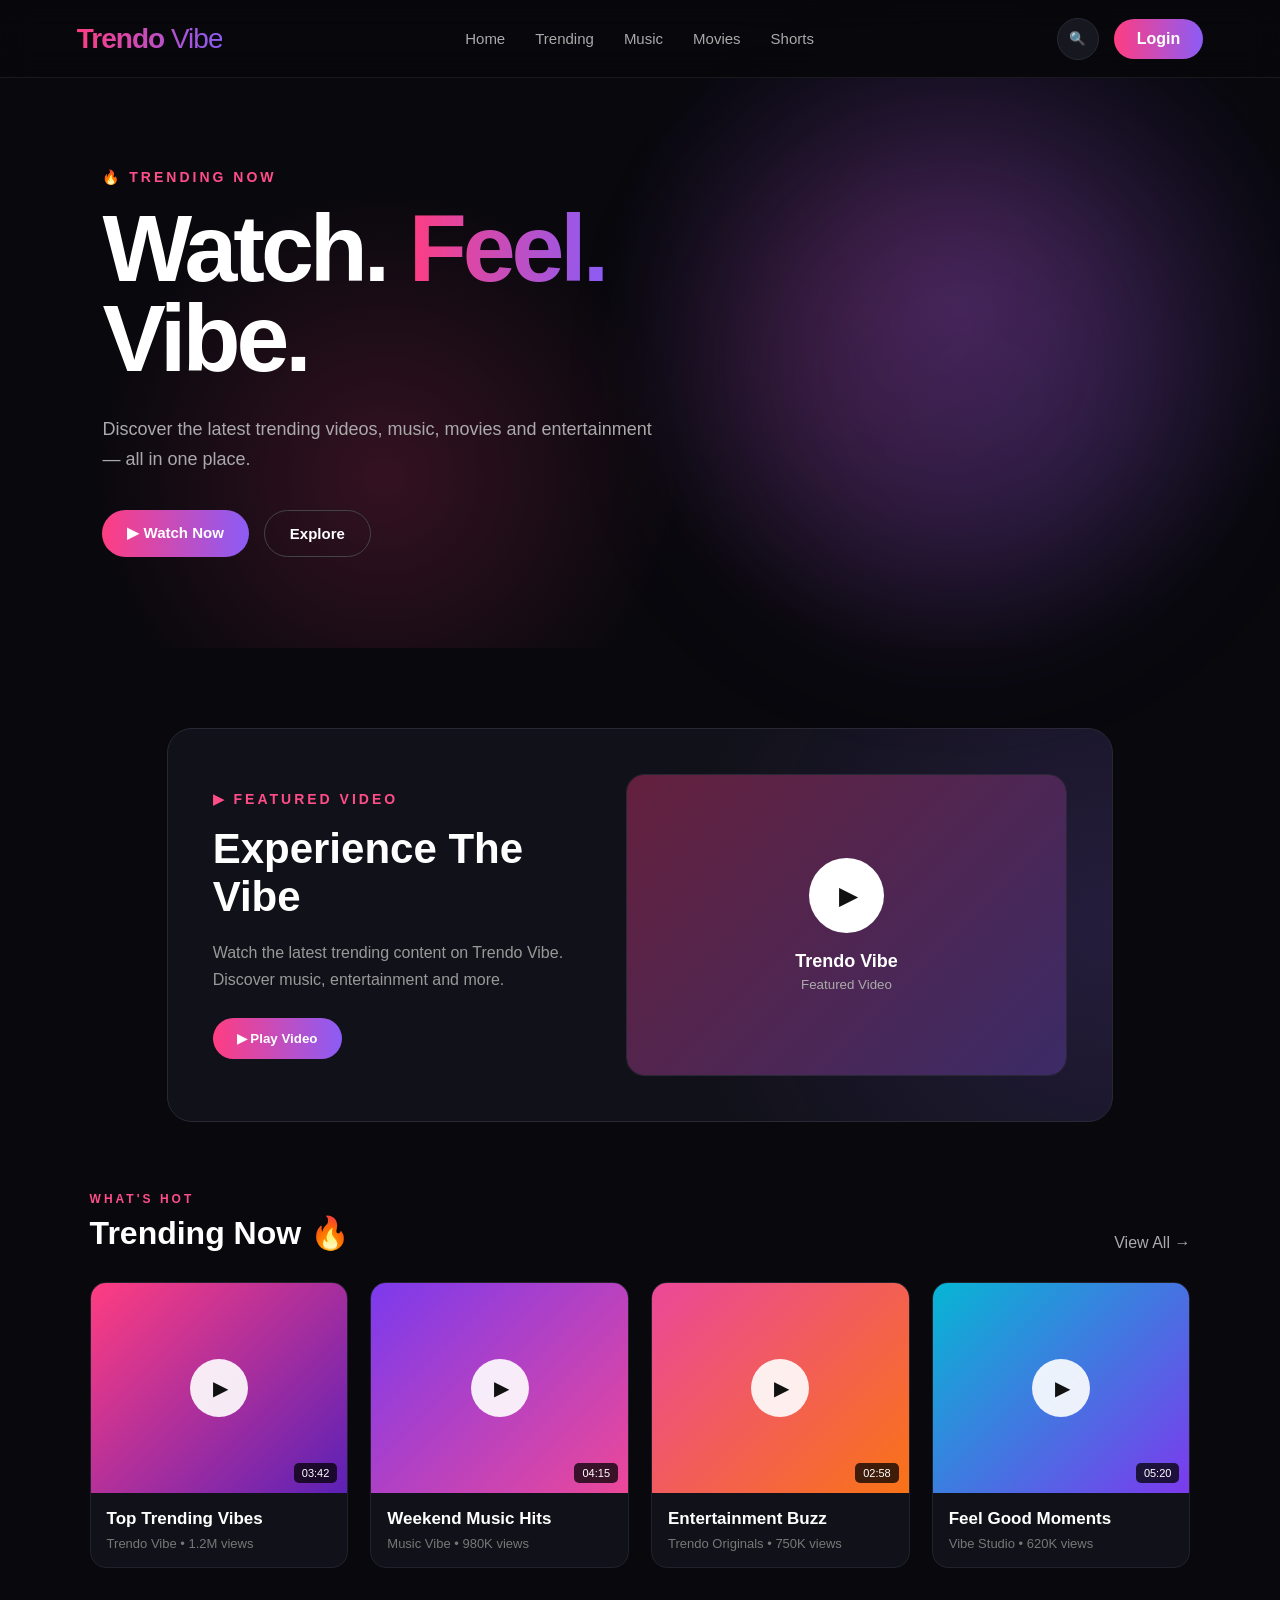
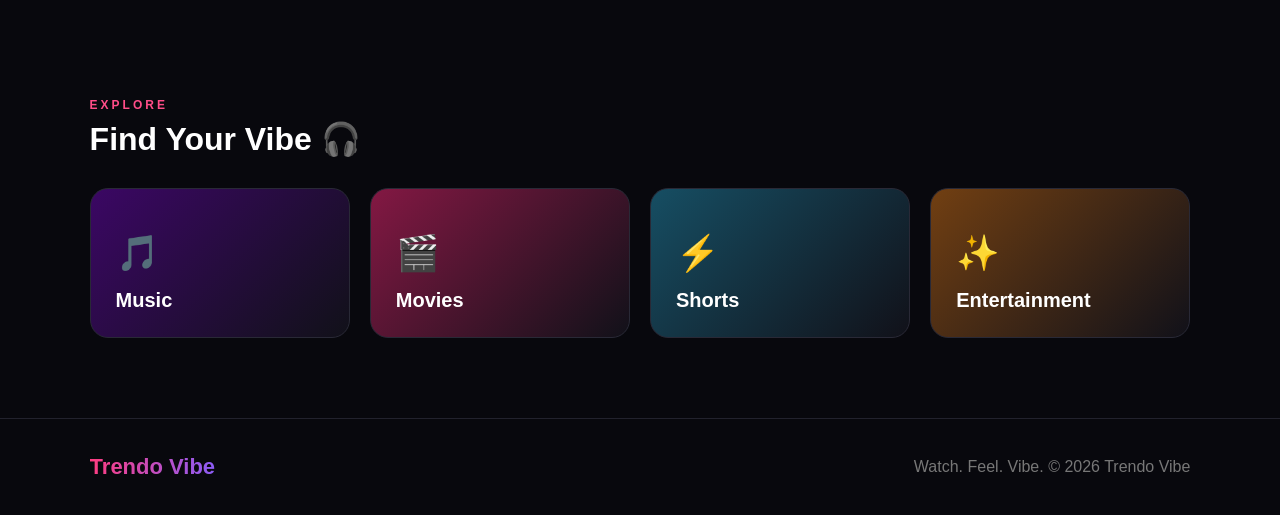
<file: trendo vibe/index.html>
<!DOCTYPE html>
<html lang="en">

<head>
    <meta charset="UTF-8">
    <meta name="viewport" content="width=device-width, initial-scale=1.0">

    <title>Trendo Vibe</title>

    <link rel="stylesheet" href="style.css">
</head>

<body>

    <!-- Navigation Bar -->
    <header class="navbar">
<div class="search-box" id="searchBox">

    <input
        type="text"
        id="searchInput"
        placeholder="Search Trending, Music, Movies..."
    >

    <button id="searchSubmit">Search</button>

</div>
        <div class="logo">
            Trendo <span>Vibe</span>
        </div>

        <nav>
            <a href="index.html">Home</a>
            <a href="trending.html">Trending</a>
            <a href="music.html">Music</a>
            <a href="movies.html">Movies</a>
            <a href="shorts.html">Shorts</a>
        </nav>

        <div class="nav-right">
           <button class="search-btn" id="searchBtn">🔍</button> 
           <a href="login.html" class="login-btn">Login</a>
            <div class="profile-circle" id="profileCircle"></div>
        </div>

    </header>


    <!-- Hero Section -->
    <section class="hero">

        <div class="hero-content">

            <p class="small-title">🔥 TRENDING NOW</p>

            <h1>
                Watch.
                <span>Feel.</span>
                Vibe.
            </h1>

            <p class="hero-text">
                Discover the latest trending videos, music,
                movies and entertainment — all in one place.
            </p>

            <div class="hero-buttons">
                <button class="watch-btn">
                    ▶ Watch Now
                </button>

                <button class="explore-btn">
                    Explore
                </button>
            </div>

        </div>

    </section>


    <!-- Trending Section -->
    <section class="trending">
<!-- Featured Video -->

<section class="featured-video">

    <div class="featured-content">

        <p class="small-title">▶ FEATURED VIDEO</p>

        <h2>Experience The Vibe</h2>

        <p>
            Watch the latest trending content on Trendo Vibe.
            Discover music, entertainment and more.
        </p>

        <button class="watch-featured" id="featuredButton">
            ▶ Play Video
        </button>

    </div>

    <div class="video-player">

        <div class="player-screen">

            <div class="big-play" id="bigPlay">
                ▶
            </div>

            <div class="player-text">
                <span>Trendo Vibe</span>
                <small>Featured Video</small>
            </div>

        </div>

    </div>

</section>
        <div class="section-title">

            <div>
                <p>WHAT'S HOT</p>
                <h2>Trending Now 🔥</h2>
            </div>

            <a href="#">View All →</a>

        </div>


        <div class="video-grid">

            <!-- Video Card 1 -->
            <div class="video-card">

                <div class="thumbnail thumbnail-one">
                    <span class="play">▶</span>
                    <span class="duration">03:42</span>
                </div>

                <div class="video-info">
                    <h3>Top Trending Vibes</h3>
                    <p>Trendo Vibe • 1.2M views</p>
                </div>

            </div>


            <!-- Video Card 2 -->
            <div class="video-card">

                <div class="thumbnail thumbnail-two">
                    <span class="play">▶</span>
                    <span class="duration">04:15</span>
                </div>

                <div class="video-info">
                    <h3>Weekend Music Hits</h3>
                    <p>Music Vibe • 980K views</p>
                </div>

            </div>


            <!-- Video Card 3 -->
            <div class="video-card">

                <div class="thumbnail thumbnail-three">
                    <span class="play">▶</span>
                    <span class="duration">02:58</span>
                </div>

                <div class="video-info">
                    <h3>Entertainment Buzz</h3>
                    <p>Trendo Originals • 750K views</p>
                </div>

            </div>


            <!-- Video Card 4 -->
            <div class="video-card">

                <div class="thumbnail thumbnail-four">
                    <span class="play">▶</span>
                    <span class="duration">05:20</span>
                </div>

                <div class="video-info">
                    <h3>Feel Good Moments</h3>
                    <p>Vibe Studio • 620K views</p>
                </div>

            </div>

        </div>

    </section>


    <!-- Categories -->
    <section class="categories">

        <p class="category-title">EXPLORE</p>

        <h2>Find Your Vibe 🎧</h2>

        <div class="category-container">

            <div class="category music">
                <span>🎵</span>
                <h3>Music</h3>
            </div>

            <div class="category movies">
                <span>🎬</span>
                <h3>Movies</h3>
            </div>

            <div class="category shorts">
                <span>⚡</span>
                <h3>Shorts</h3>
            </div>

            <div class="category entertainment">
                <span>✨</span>
                <h3>Entertainment</h3>
            </div>

        </div>

    </section>


    <!-- Footer -->
    <footer>

        <div class="footer-logo">
            Trendo <span>Vibe</span>
        </div>

        <p>
            Watch. Feel. Vibe. © 2026 Trendo Vibe
        </p>

    </footer>


    <script src="script.js"></script>

</body>

</html>
</file>
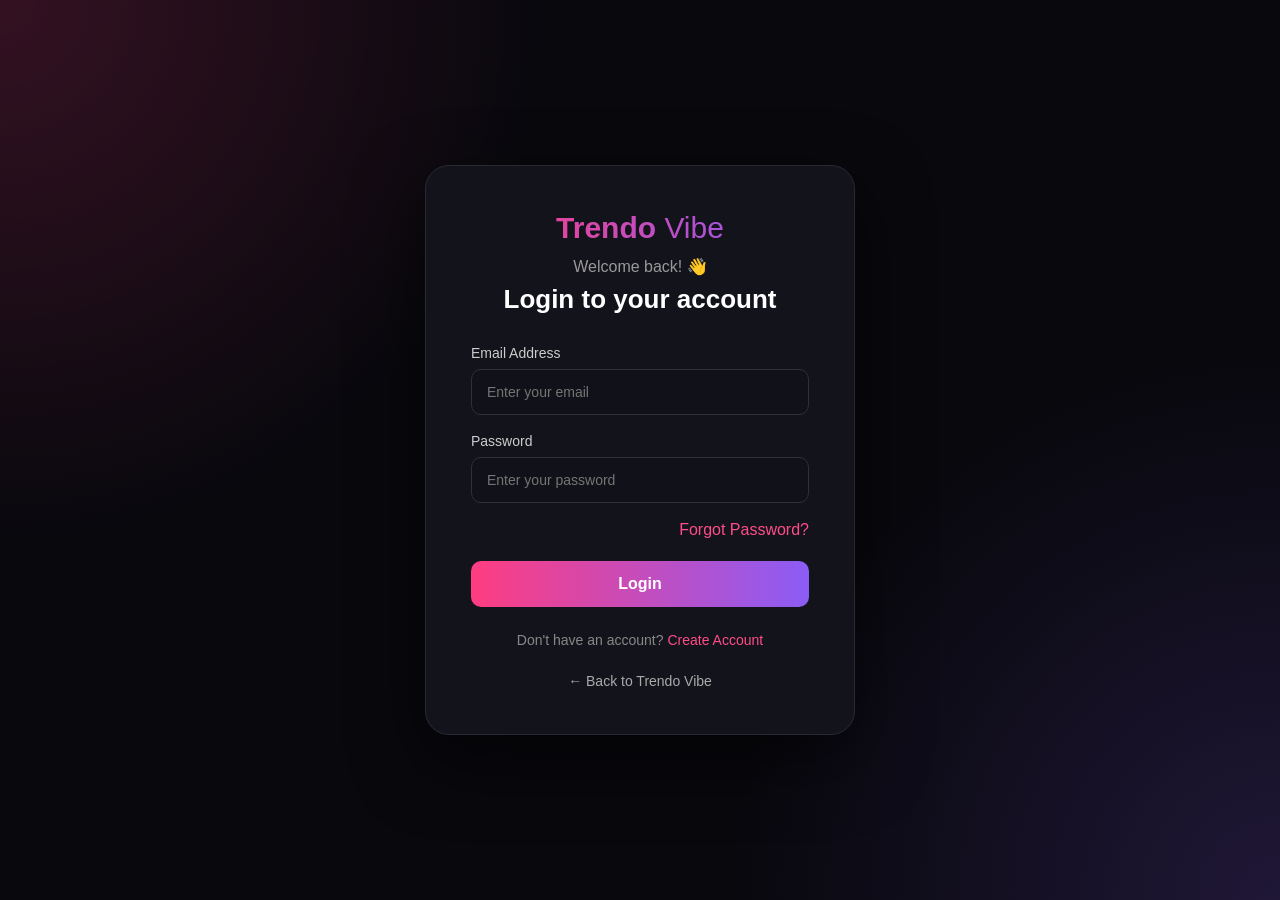
<file: trendo vibe/login.html>
<!DOCTYPE html>
<html lang="en">

<head>
    <meta charset="UTF-8">
    <meta name="viewport" content="width=device-width, initial-scale=1.0">

    <title>Login | Trendo Vibe</title>

    <link rel="stylesheet" href="style.css">
</head>

<body class="auth-page">

    <div class="auth-container">

        <div class="auth-logo">
            Trendo <span>Vibe</span>
        </div>

        <p class="auth-subtitle">
            Welcome back! 👋
        </p>

        <h1>Login to your account</h1>

        <form>

            <label>Email Address</label>

            <input
                type="email"
                placeholder="Enter your email"
                required
            >

            <label>Password</label>

            <input
                type="password"
                placeholder="Enter your password"
                required
            >

            <div class="forgot">
                <a href="#">Forgot Password?</a>
            </div>

            <button type="submit" class="auth-btn">
                Login
            </button>

        </form>

        <p class="switch-text">
            Don't have an account?
            <a href="register.html">Create Account</a>
        </p>

        <a href="index.html" class="back-home">
            ← Back to Trendo Vibe
        </a>

    </div>

</body>

</html>
</file>
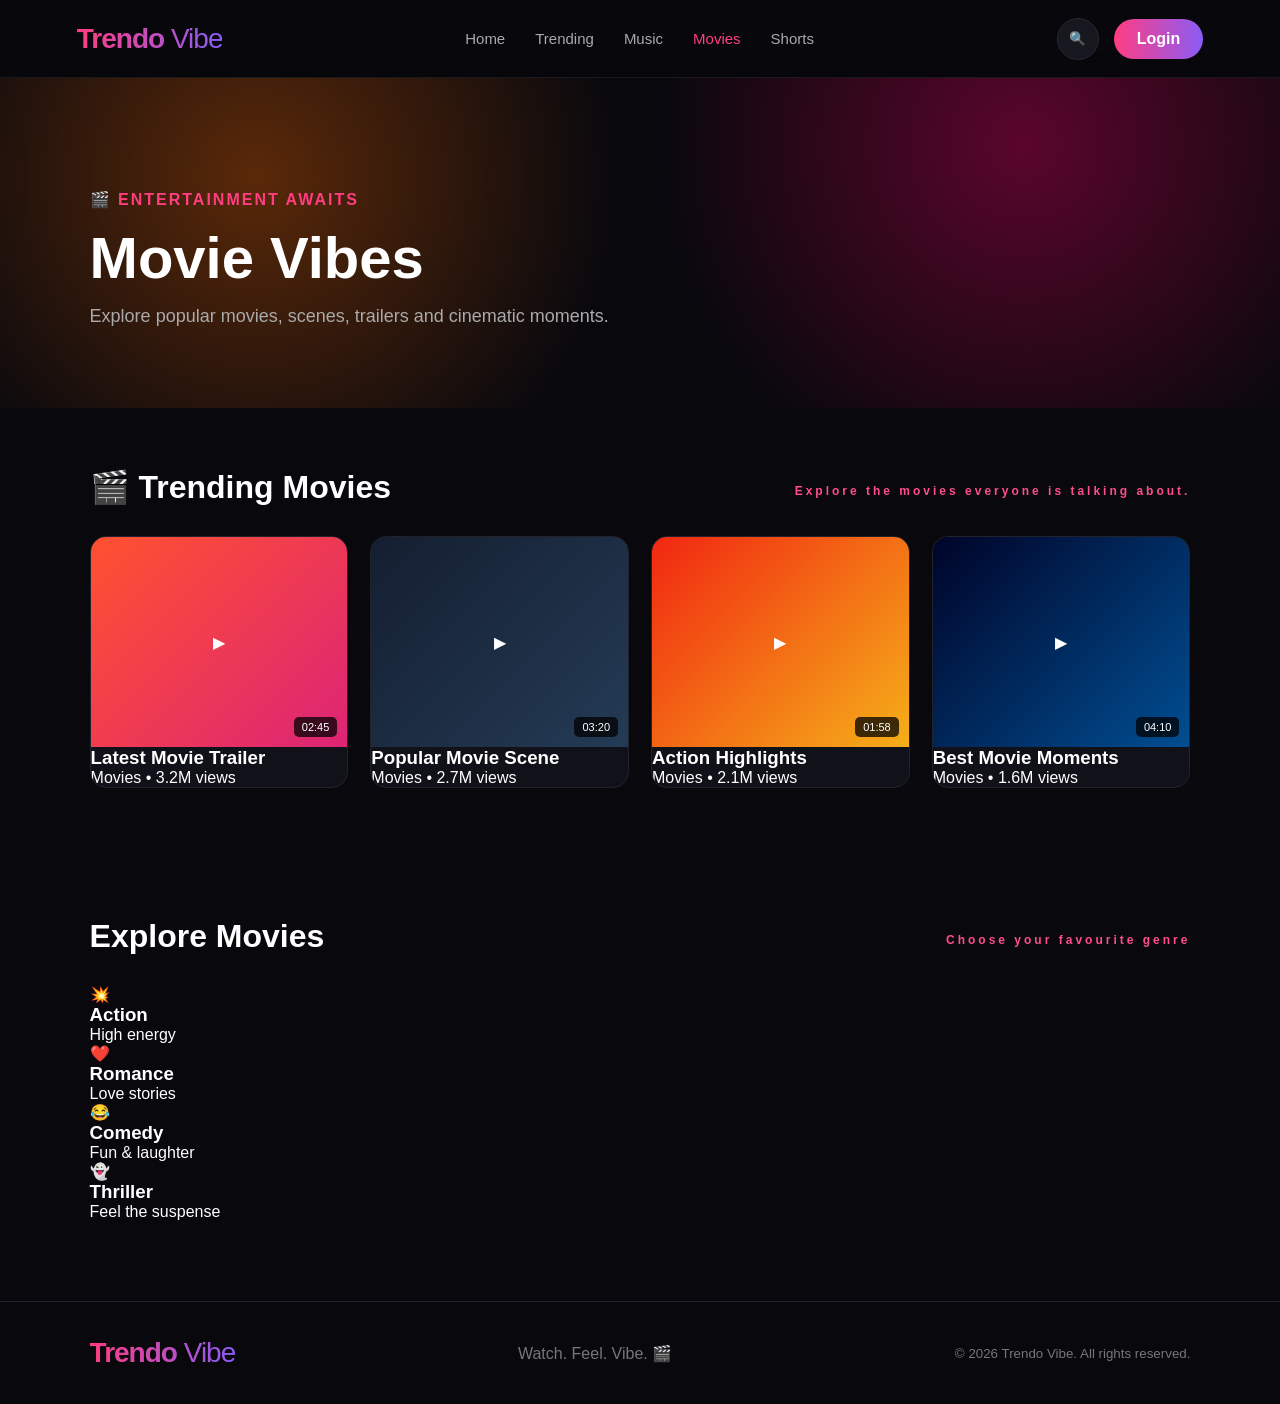
<file: trendo vibe/movies.html>
<!DOCTYPE html>
<html lang="en">

<head>
    <meta charset="UTF-8">
    <meta name="viewport" content="width=device-width, initial-scale=1.0">

    <title>Movies - Trendo Vibe</title>

    <link rel="stylesheet" href="style.css">
</head>

<body>

    <!-- Navbar -->

    <header class="navbar">
<div class="search-box" id="searchBox">

    <input
        type="text"
        id="searchInput"
        placeholder="Search Trending, Music, Movies..."
    >

    <button id="searchSubmit">Search</button>

</div>
        <div class="logo">
            Trendo <span>Vibe</span>
        </div>

        <nav>
            <a href="index.html">Home</a>
            <a href="trending.html">Trending</a>
            <a href="music.html">Music</a>
            <a href="movies.html" class="active">Movies</a>
            <a href="shorts.html">Shorts</a>
        </nav>

        <div class="nav-right">
            <button class="search-btn">🔍</button>
            <a href="login.html" class="login-btn">Login</a>
        </div>

    </header>


    <!-- Movies Hero -->

    <section class="category-hero movie-hero">

        <p>🎬 ENTERTAINMENT AWAITS</p>

        <h1>Movie Vibes</h1>

        <span>
            Explore popular movies, scenes, trailers and cinematic moments.
        </span>

    </section>


    <!-- Movies Section -->

    <section class="trending">

        <div class="section-title">

            <h2>🎬 Trending Movies</h2>

            <p>
                Explore the movies everyone is talking about.
            </p>

        </div>


        <div class="video-grid">

            <!-- Movie 1 -->

            <div class="video-card">

                <div class="thumbnail movie-one">

                    <span class="play-icon">▶</span>

                    <span class="duration">
                        02:45
                    </span>

                </div>

                <h3>Latest Movie Trailer</h3>

                <p>Movies • 3.2M views</p>

            </div>


            <!-- Movie 2 -->

            <div class="video-card">

                <div class="thumbnail movie-two">

                    <span class="play-icon">▶</span>

                    <span class="duration">
                        03:20
                    </span>

                </div>

                <h3>Popular Movie Scene</h3>

                <p>Movies • 2.7M views</p>

            </div>


            <!-- Movie 3 -->

            <div class="video-card">

                <div class="thumbnail movie-three">

                    <span class="play-icon">▶</span>

                    <span class="duration">
                        01:58
                    </span>

                </div>

                <h3>Action Highlights</h3>

                <p>Movies • 2.1M views</p>

            </div>


            <!-- Movie 4 -->

            <div class="video-card">

                <div class="thumbnail movie-four">

                    <span class="play-icon">▶</span>

                    <span class="duration">
                        04:10
                    </span>

                </div>

                <h3>Best Movie Moments</h3>

                <p>Movies • 1.6M views</p>

            </div>

        </div>

    </section>


    <!-- Movie Categories -->

    <section class="categories">

        <div class="section-title">

            <h2>Explore Movies</h2>

            <p>Choose your favourite genre</p>

        </div>


        <div class="category-grid">

            <div class="category-card">
                💥
                <h3>Action</h3>
                <p>High energy</p>
            </div>

            <div class="category-card">
                ❤️
                <h3>Romance</h3>
                <p>Love stories</p>
            </div>

            <div class="category-card">
                😂
                <h3>Comedy</h3>
                <p>Fun & laughter</p>
            </div>

            <div class="category-card">
                👻
                <h3>Thriller</h3>
                <p>Feel the suspense</p>
            </div>

        </div>

    </section>


    <!-- Footer -->

    <footer>

        <div class="logo">
            Trendo <span>Vibe</span>
        </div>

        <p>Watch. Feel. Vibe. 🎬</p>

        <small>
            © 2026 Trendo Vibe. All rights reserved.
        </small>

    </footer>


    <script src="script.js"></script>

</body>

</html>
</file>
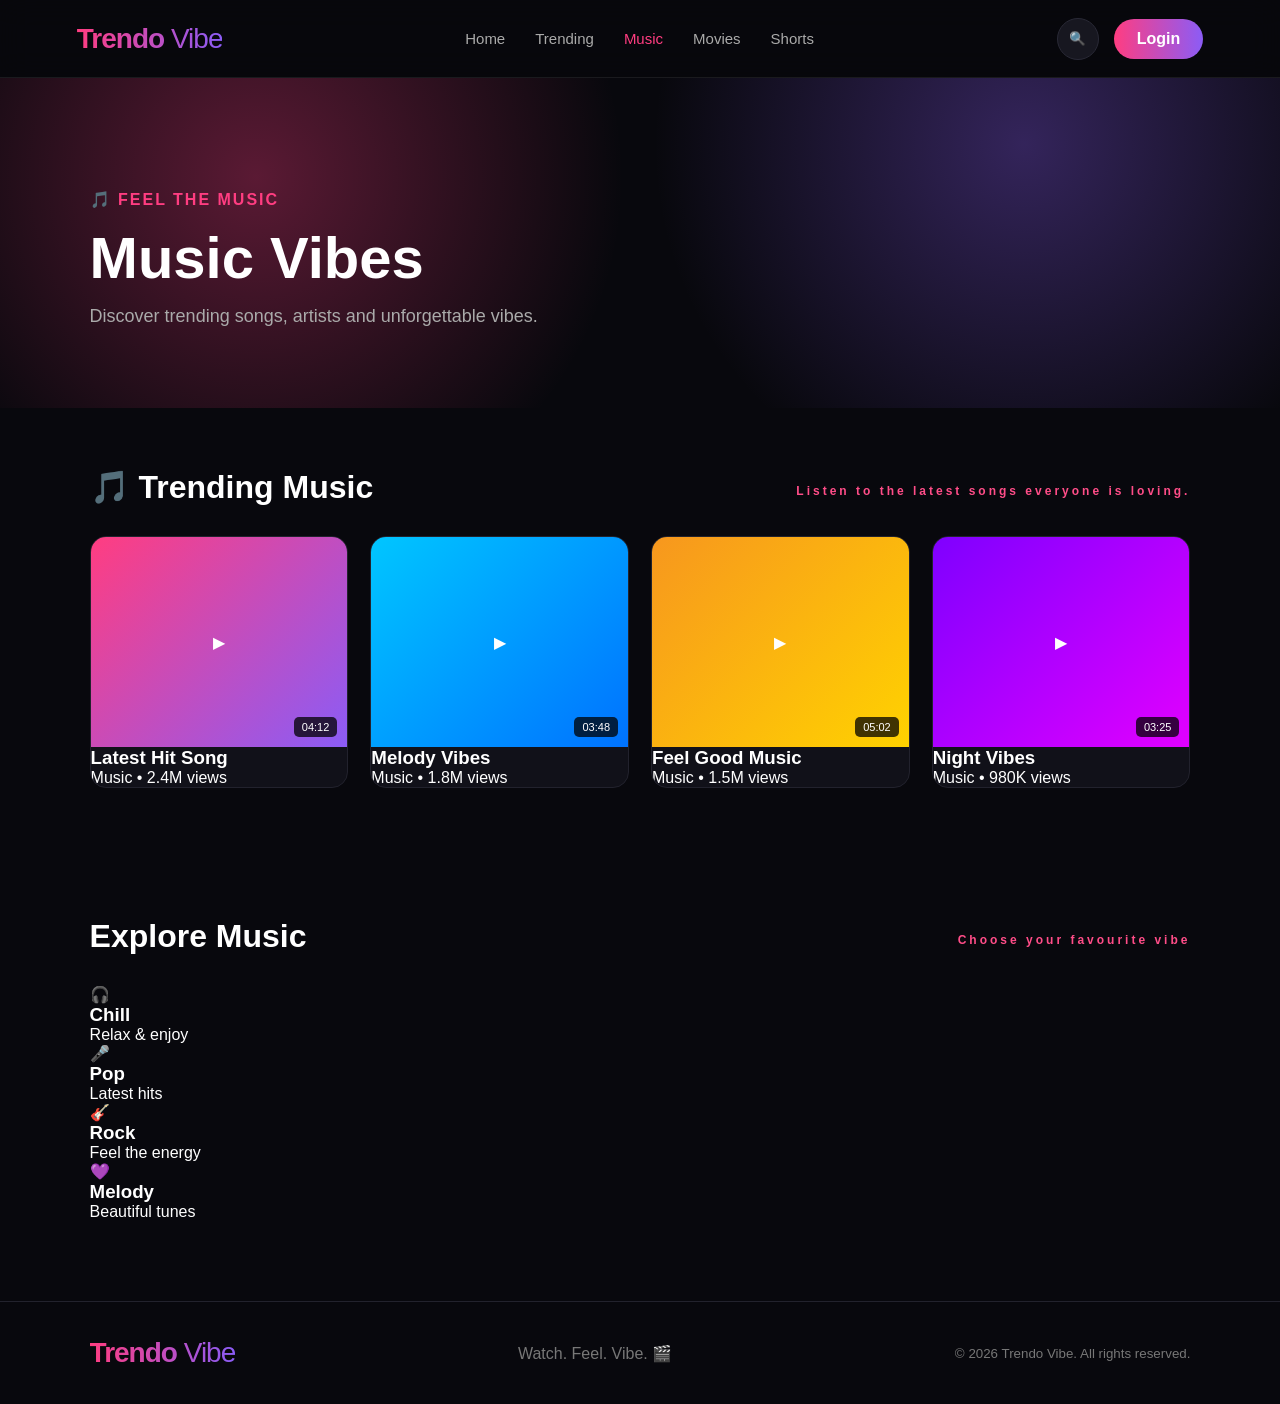
<file: trendo vibe/music.html>
<!DOCTYPE html>
<html lang="en">

<head>
    <meta charset="UTF-8">
    <meta name="viewport" content="width=device-width, initial-scale=1.0">

    <title>Music - Trendo Vibe</title>

    <link rel="stylesheet" href="style.css">
</head>

<body>

    <!-- Navbar -->

    <header class="navbar">
<div class="search-box" id="searchBox">

    <input
        type="text"
        id="searchInput"
        placeholder="Search Trending, Music, Movies..."
    >

    <button id="searchSubmit">Search</button>

</div>
        <div class="logo">
            Trendo <span>Vibe</span>
        </div>

        <nav>
            <a href="index.html">Home</a>
            <a href="trending.html">Trending</a>
            <a href="music.html" class="active">Music</a>
            <a href="movies.html">Movies</a>
            <a href="shorts.html">Shorts</a>
        </nav>

        <div class="nav-right">
            <button class="search-btn">🔍</button>
            <a href="login.html" class="login-btn">Login</a>
        </div>

    </header>


    <!-- Music Hero -->

    <section class="category-hero music-hero">

        <p>🎵 FEEL THE MUSIC</p>

        <h1>Music Vibes</h1>

        <span>
            Discover trending songs, artists and unforgettable vibes.
        </span>

    </section>


    <!-- Music Section -->

    <section class="trending">

        <div class="section-title">

            <h2>🎵 Trending Music</h2>

            <p>
                Listen to the latest songs everyone is loving.
            </p>

        </div>


        <div class="video-grid">

            <!-- Music Card 1 -->

            <div class="video-card">

                <div class="thumbnail music-one">

                    <span class="play-icon">▶</span>

                    <span class="duration">
                        04:12
                    </span>

                </div>

                <h3>Latest Hit Song</h3>

                <p>Music • 2.4M views</p>

            </div>


            <!-- Music Card 2 -->

            <div class="video-card">

                <div class="thumbnail music-two">

                    <span class="play-icon">▶</span>

                    <span class="duration">
                        03:48
                    </span>

                </div>

                <h3>Melody Vibes</h3>

                <p>Music • 1.8M views</p>

            </div>


            <!-- Music Card 3 -->

            <div class="video-card">

                <div class="thumbnail music-three">

                    <span class="play-icon">▶</span>

                    <span class="duration">
                        05:02
                    </span>

                </div>

                <h3>Feel Good Music</h3>

                <p>Music • 1.5M views</p>

            </div>


            <!-- Music Card 4 -->

            <div class="video-card">

                <div class="thumbnail music-four">

                    <span class="play-icon">▶</span>

                    <span class="duration">
                        03:25
                    </span>

                </div>

                <h3>Night Vibes</h3>

                <p>Music • 980K views</p>

            </div>

        </div>

    </section>


    <!-- Music Categories -->

    <section class="categories">

        <div class="section-title">

            <h2>Explore Music</h2>

            <p>Choose your favourite vibe</p>

        </div>


        <div class="category-grid">

            <div class="category-card">
                🎧
                <h3>Chill</h3>
                <p>Relax & enjoy</p>
            </div>

            <div class="category-card">
                🎤
                <h3>Pop</h3>
                <p>Latest hits</p>
            </div>

            <div class="category-card">
                🎸
                <h3>Rock</h3>
                <p>Feel the energy</p>
            </div>

            <div class="category-card">
                💜
                <h3>Melody</h3>
                <p>Beautiful tunes</p>
            </div>

        </div>

    </section>


    <!-- Footer -->

    <footer>

        <div class="logo">
            Trendo <span>Vibe</span>
        </div>

        <p>Watch. Feel. Vibe. 🎬</p>

        <small>
            © 2026 Trendo Vibe. All rights reserved.
        </small>

    </footer>


    <script src="script.js"></script>

</body>

</html>
</file>
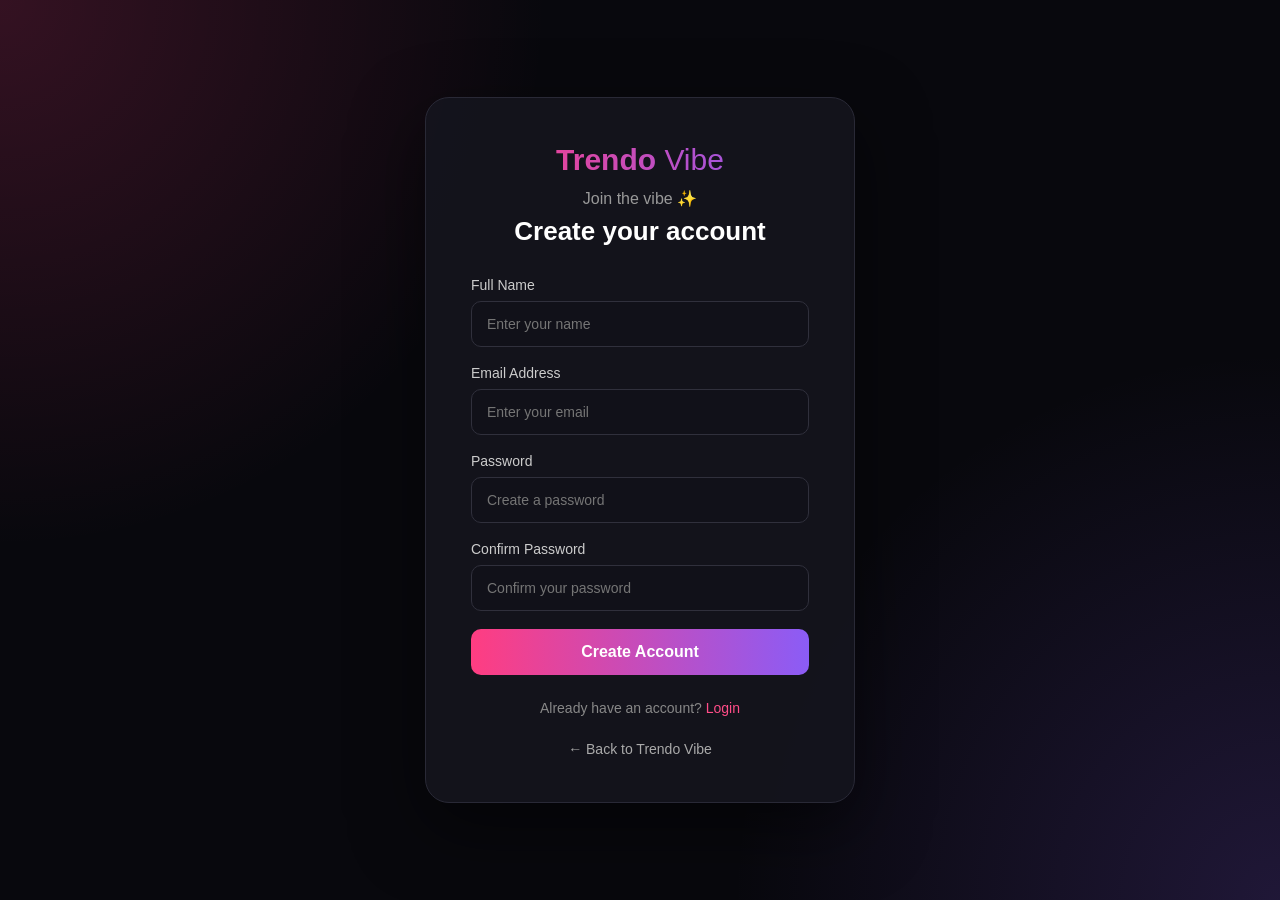
<file: trendo vibe/register.html>
<!DOCTYPE html>
<html lang="en">

<head>
    <meta charset="UTF-8">
    <meta name="viewport" content="width=device-width, initial-scale=1.0">

    <title>Create Account | Trendo Vibe</title>

    <link rel="stylesheet" href="style.css">
</head>

<body class="auth-page">

    <div class="auth-container">

        <div class="auth-logo">
            Trendo <span>Vibe</span>
        </div>

        <p class="auth-subtitle">
            Join the vibe ✨
        </p>

        <h1>Create your account</h1>

        <form id="registerForm">

            <label>Full Name</label>

            <input
                type="text"
                id="name"
                placeholder="Enter your name"
                required
            >

            <label>Email Address</label>

            <input
                type="email"
                id="email"
                placeholder="Enter your email"
                required
            >

            <label>Password</label>

            <input
                type="password"
                id="password"
                placeholder="Create a password"
                required
            >

            <label>Confirm Password</label>

            <input
                type="password"
                id="confirmPassword"
                placeholder="Confirm your password"
                required
            >

            <button type="submit" class="auth-btn">
                Create Account
            </button>

        </form>

        <p class="switch-text">
            Already have an account?
            <a href="login.html">Login</a>
        </p>

        <a href="login.html" class="back-home">
            ← Back to Trendo Vibe
        </a>

    </div>

    <script src="script.js"></script>

</body>

</html>
</file>
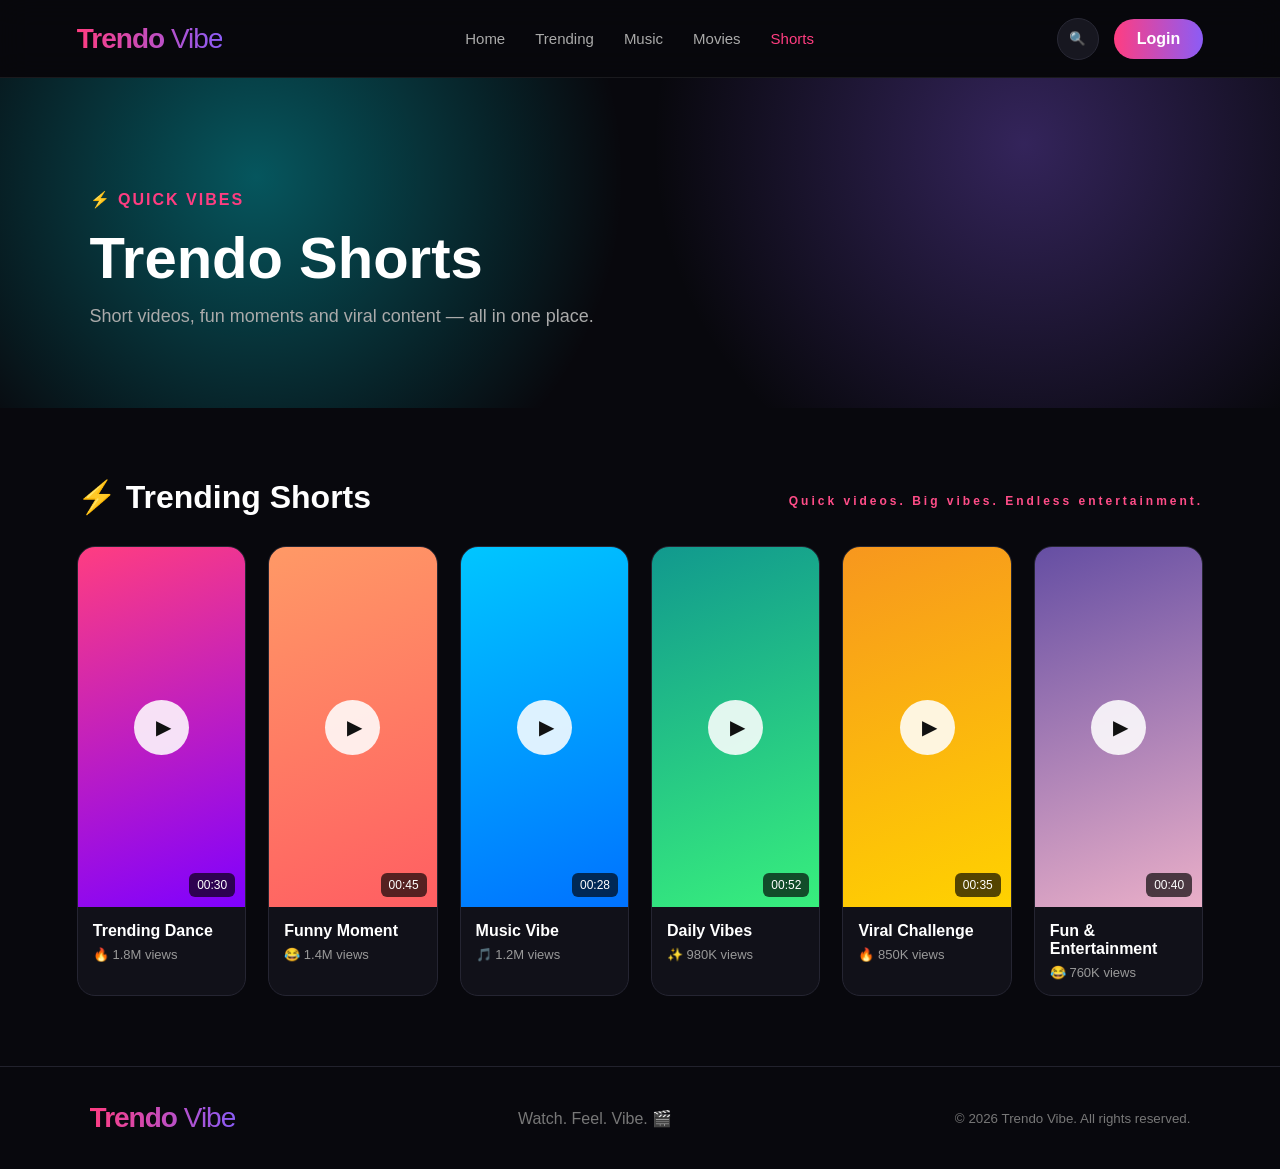
<file: trendo vibe/shorts.html>
<!DOCTYPE html>
<html lang="en">

<head>
    <meta charset="UTF-8">
    <meta name="viewport" content="width=device-width, initial-scale=1.0">

    <title>Shorts - Trendo Vibe</title>

    <link rel="stylesheet" href="style.css">
</head>

<body>

    <!-- Navbar -->

    <header class="navbar">
<div class="search-box" id="searchBox">

    <input
        type="text"
        id="searchInput"
        placeholder="Search Trending, Music, Movies..."
    >

    <button id="searchSubmit">Search</button>

</div>
        <div class="logo">
            Trendo <span>Vibe</span>
        </div>

        <nav>
            <a href="index.html">Home</a>
            <a href="trending.html">Trending</a>
            <a href="music.html">Music</a>
            <a href="movies.html">Movies</a>
            <a href="shorts.html" class="active">Shorts</a>
        </nav>

        <div class="nav-right">
            <button class="search-btn">🔍</button>
            <a href="login.html" class="login-btn">Login</a>
        </div>

    </header>


    <!-- Shorts Hero -->

    <section class="category-hero shorts-hero">

        <p>⚡ QUICK VIBES</p>

        <h1>Trendo Shorts</h1>

        <span>
            Short videos, fun moments and viral content — all in one place.
        </span>

    </section>


    <!-- Shorts -->

    <section class="shorts-section">

        <div class="section-title">

            <h2>⚡ Trending Shorts</h2>

            <p>
                Quick videos. Big vibes. Endless entertainment.
            </p>

        </div>


        <div class="shorts-grid">


            <!-- Short 1 -->

            <div class="short-card">

                <div class="short-thumbnail short-one">

                    <span class="short-play">▶</span>

                    <span class="short-time">
                        00:30
                    </span>

                </div>

                <div class="short-info">

                    <h3>Trending Dance</h3>

                    <p>🔥 1.8M views</p>

                </div>

            </div>


            <!-- Short 2 -->

            <div class="short-card">

                <div class="short-thumbnail short-two">

                    <span class="short-play">▶</span>

                    <span class="short-time">
                        00:45
                    </span>

                </div>

                <div class="short-info">

                    <h3>Funny Moment</h3>

                    <p>😂 1.4M views</p>

                </div>

            </div>


            <!-- Short 3 -->

            <div class="short-card">

                <div class="short-thumbnail short-three">

                    <span class="short-play">▶</span>

                    <span class="short-time">
                        00:28
                    </span>

                </div>

                <div class="short-info">

                    <h3>Music Vibe</h3>

                    <p>🎵 1.2M views</p>

                </div>

            </div>


            <!-- Short 4 -->

            <div class="short-card">

                <div class="short-thumbnail short-four">

                    <span class="short-play">▶</span>

                    <span class="short-time">
                        00:52
                    </span>

                </div>

                <div class="short-info">

                    <h3>Daily Vibes</h3>

                    <p>✨ 980K views</p>

                </div>

            </div>


            <!-- Short 5 -->

            <div class="short-card">

                <div class="short-thumbnail short-five">

                    <span class="short-play">▶</span>

                    <span class="short-time">
                        00:35
                    </span>

                </div>

                <div class="short-info">

                    <h3>Viral Challenge</h3>

                    <p>🔥 850K views</p>

                </div>

            </div>


            <!-- Short 6 -->

            <div class="short-card">

                <div class="short-thumbnail short-six">

                    <span class="short-play">▶</span>

                    <span class="short-time">
                        00:40
                    </span>

                </div>

                <div class="short-info">

                    <h3>Fun & Entertainment</h3>

                    <p>😂 760K views</p>

                </div>

            </div>

        </div>

    </section>


    <!-- Footer -->

    <footer>

        <div class="logo">
            Trendo <span>Vibe</span>
        </div>

        <p>Watch. Feel. Vibe. 🎬</p>

        <small>
            © 2026 Trendo Vibe. All rights reserved.
        </small>

    </footer>


    <script src="script.js"></script>

</body>

</html>
</file>
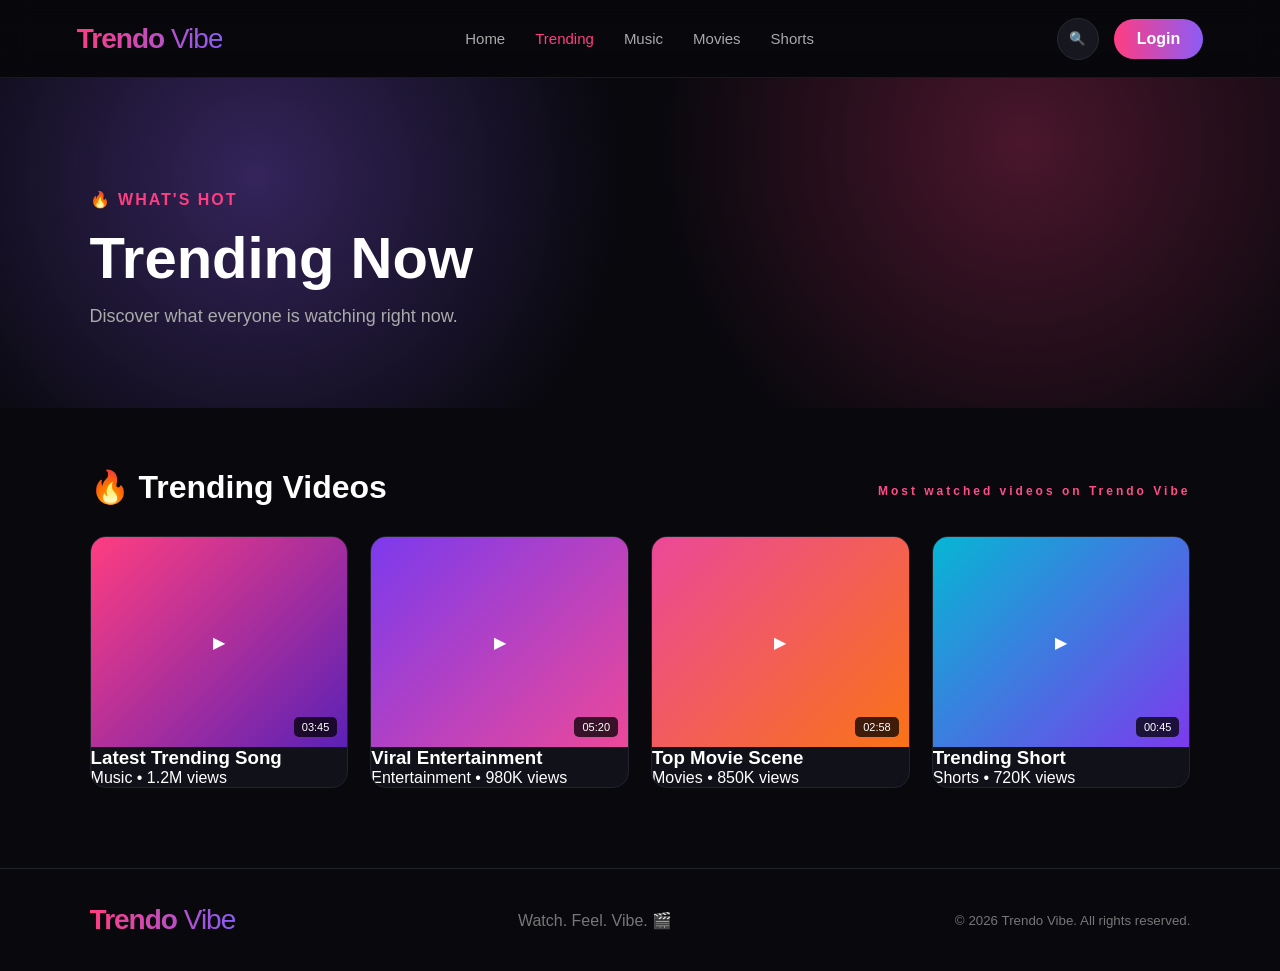
<file: trendo vibe/trending.html>
<!DOCTYPE html>
<html lang="en">
<head>
    <meta charset="UTF-8">
    <meta name="viewport" content="width=device-width, initial-scale=1.0">

    <title>Trending - Trendo Vibe</title>

    <link rel="stylesheet" href="style.css">
</head>

<body>

    <!-- Navbar -->
    <header class="navbar">
<div class="search-box" id="searchBox">

    <input
        type="text"
        id="searchInput"
        placeholder="Search Trending, Music, Movies..."
    >

    <button id="searchSubmit">Search</button>

</div>
        <div class="logo">
            Trendo <span>Vibe</span>
        </div>

        <nav>
            <a href="index.html">Home</a>
            <a href="trending.html" class="active">Trending</a>
            <a href="music.html">Music</a>
            <a href="movies.html">Movies</a>
            <a href="shorts.html">Shorts</a>
        </nav>

        <div class="nav-right">
            <button class="search-btn">🔍</button>
            <a href="login.html" class="login-btn">Login</a>
        </div>

    </header>


    <!-- Trending Hero -->

    <section class="category-hero">

        <p>🔥 WHAT'S HOT</p>

        <h1>Trending Now</h1>

        <span>
            Discover what everyone is watching right now.
        </span>

    </section>


    <!-- Trending Videos -->

    <section class="trending">

        <div class="section-title">
            <h2>🔥 Trending Videos</h2>
            <p>Most watched videos on Trendo Vibe</p>
        </div>


        <div class="video-grid">

            <div class="video-card">

                <div class="thumbnail thumbnail-one">
                    <span class="play-icon">▶</span>
                    <span class="duration">03:45</span>
                </div>

                <h3>Latest Trending Song</h3>
                <p>Music • 1.2M views</p>

            </div>


            <div class="video-card">

                <div class="thumbnail thumbnail-two">
                    <span class="play-icon">▶</span>
                    <span class="duration">05:20</span>
                </div>

                <h3>Viral Entertainment</h3>
                <p>Entertainment • 980K views</p>

            </div>


            <div class="video-card">

                <div class="thumbnail thumbnail-three">
                    <span class="play-icon">▶</span>
                    <span class="duration">02:58</span>
                </div>

                <h3>Top Movie Scene</h3>
                <p>Movies • 850K views</p>

            </div>


            <div class="video-card">

                <div class="thumbnail thumbnail-four">
                    <span class="play-icon">▶</span>
                    <span class="duration">00:45</span>
                </div>

                <h3>Trending Short</h3>
                <p>Shorts • 720K views</p>

            </div>

        </div>

    </section>


    <!-- Footer -->

    <footer>
        <div class="logo">
            Trendo <span>Vibe</span>
        </div>

        <p>Watch. Feel. Vibe. 🎬</p>

        <small>© 2026 Trendo Vibe. All rights reserved.</small>
    </footer>


    <script src="script.js"></script>

</body>
</html>
</file>
<file: trendo vibe/style.css>
* {
    margin: 0;
    padding: 0;
    box-sizing: border-box;
    font-family: "Segoe UI", Arial, sans-serif;
}

body {
    background: #08080d;
    color: white;
    overflow-x: hidden;
}

/* ================= NAVBAR ================= */

.navbar {
    height: 78px;
    padding: 0 6%;
    display: flex;
    align-items: center;
    justify-content: space-between;

    background: rgba(8, 8, 13, 0.92);
    border-bottom: 1px solid rgba(255,255,255,0.08);

    position: sticky;
    top: 0;
    z-index: 1000;

    backdrop-filter: blur(15px);
}

/* LOGO */

.logo {
    font-size: 28px;
    font-weight: 800;
    letter-spacing: -1px;

    background: linear-gradient(90deg, #ff3d81, #8b5cf6);
    -webkit-background-clip: text;
    -webkit-text-fill-color: transparent;
}

.logo span {
    font-weight: 400;
}

/* NAVIGATION */

nav {
    display: flex;
    gap: 30px;
}

nav a {
    color: #aaa;
    text-decoration: none;
    font-size: 15px;
    transition: 0.3s;
}

nav a:hover {
    color: #ff4d88;
}

/* NAV RIGHT */

.nav-right {
    display: flex;
    align-items: center;
    gap: 15px;
}

.search-btn {
    background: #171720;
    color: white;
    border: 1px solid #292936;

    width: 42px;
    height: 42px;

    border-radius: 50%;
    cursor: pointer;

    transition: 0.3s;
}

.search-btn:hover {
    background: #ff3d81;
    transform: scale(1.08);
}

.login-btn {
    display: inline-block;
    text-decoration: none;
    border: none;
    padding: 11px 23px;
    border-radius: 25px;
    color: white;
    font-weight: 600;
    cursor: pointer;
    background: linear-gradient(90deg, #ff3d81, #8b5cf6);
    transition: 0.3s;
}
.login-btn:hover {
    transform: translateY(-2px);
    box-shadow: 0 8px 25px rgba(255,61,129,0.3);
}


/* ================= HERO ================= */

.hero {
    min-height: 570px;

    display: flex;
    align-items: center;

    padding: 70px 8%;

    position: relative;

    background:
        radial-gradient(
            circle at 75% 40%,
            rgba(139,92,246,0.25),
            transparent 35%
        ),
        radial-gradient(
            circle at 30% 70%,
            rgba(255,61,129,0.18),
            transparent 30%
        ),
        #08080d;
}

.hero::after {
    content: "";

    position: absolute;

    width: 450px;
    height: 450px;

    right: 8%;
    top: 70px;

    border-radius: 50%;

    background: linear-gradient(
        135deg,
        rgba(255,61,129,0.18),
        rgba(139,92,246,0.18)
    );

    filter: blur(80px);

    z-index: 0;
}

.hero-content {
    position: relative;
    z-index: 1;

    max-width: 700px;
}

.small-title {
    color: #ff4d88;

    font-size: 14px;
    font-weight: 700;

    letter-spacing: 3px;

    margin-bottom: 18px;
}

.hero h1 {
    font-size: clamp(55px, 8vw, 95px);

    line-height: 0.95;

    font-weight: 800;

    letter-spacing: -4px;

    margin-bottom: 30px;
}

.hero h1 span {
    background: linear-gradient(
        90deg,
        #ff3d81,
        #8b5cf6
    );

    -webkit-background-clip: text;
    -webkit-text-fill-color: transparent;
}

.hero-text {
    color: #aaa;

    font-size: 18px;

    line-height: 1.7;

    max-width: 570px;

    margin-bottom: 35px;
}


/* HERO BUTTONS */

.hero-buttons {
    display: flex;
    gap: 15px;
}

.watch-btn,
.explore-btn {
    padding: 14px 25px;

    border-radius: 30px;

    font-size: 15px;
    font-weight: 600;

    cursor: pointer;

    transition: 0.3s;
}

.watch-btn {
    border: none;

    color: white;

    background: linear-gradient(
        90deg,
        #ff3d81,
        #8b5cf6
    );
}

.explore-btn {
    background: transparent;

    color: white;

    border: 1px solid #444;
}

.watch-btn:hover {
    transform: translateY(-3px);

    box-shadow:
        0 10px 30px rgba(255,61,129,0.3);
}

.explore-btn:hover {
    border-color: #ff4d88;

    color: #ff4d88;
}


/* ================= TRENDING ================= */

.trending {
    padding: 70px 7%;
}

.section-title {
    display: flex;
    align-items: end;
    justify-content: space-between;

    margin-bottom: 30px;
}

.section-title p,
.category-title {
    color: #ff4d88;

    font-size: 12px;

    font-weight: 700;

    letter-spacing: 3px;

    margin-bottom: 8px;
}

.section-title h2,
.categories h2 {
    font-size: 32px;
}

.section-title a {
    color: #aaa;

    text-decoration: none;

    transition: 0.3s;
}

.section-title a:hover {
    color: #ff4d88;
}


/* VIDEO GRID */

.video-grid {
    display: grid;

    grid-template-columns:
        repeat(4, 1fr);

    gap: 22px;
}


/* VIDEO CARD */

.video-card {
    background: #111119;

    border: 1px solid #22222d;

    border-radius: 16px;

    overflow: hidden;

    transition: 0.35s;

    cursor: pointer;
}

.video-card:hover {
    transform: translateY(-8px);

    border-color: #ff3d81;

    box-shadow:
        0 15px 35px rgba(0,0,0,0.4);
}


/* THUMBNAILS */

.thumbnail {
    height: 210px;

    display: flex;

    align-items: center;
    justify-content: center;

    position: relative;
}

.thumbnail-one {
    background:
        linear-gradient(
            135deg,
            #ff3d81,
            #5b21b6
        );
}

.thumbnail-two {
    background:
        linear-gradient(
            135deg,
            #7c3aed,
            #ec4899
        );
}

.thumbnail-three {
    background:
        linear-gradient(
            135deg,
            #ec4899,
            #f97316
        );
}

.thumbnail-four {
    background:
        linear-gradient(
            135deg,
            #06b6d4,
            #7c3aed
        );
}

.play {
    width: 58px;
    height: 58px;

    display: flex;

    align-items: center;
    justify-content: center;

    border-radius: 50%;

    background: rgba(255,255,255,0.9);

    color: #111;

    font-size: 20px;

    padding-left: 3px;

    transition: 0.3s;
}

.video-card:hover .play {
    transform: scale(1.15);
}

.duration {
    position: absolute;

    bottom: 10px;
    right: 10px;

    background: rgba(0,0,0,0.75);

    padding: 4px 8px;

    border-radius: 5px;

    font-size: 11px;
}


/* VIDEO INFO */

.video-info {
    padding: 16px;
}

.video-info h3 {
    font-size: 17px;

    margin-bottom: 7px;
}

.video-info p {
    color: #777;

    font-size: 13px;
}


/* ================= CATEGORIES ================= */

.categories {
    padding: 50px 7% 80px;
}

.category-container {
    display: grid;

    grid-template-columns:
        repeat(4, 1fr);

    gap: 20px;

    margin-top: 30px;
}

.category {
    min-height: 150px;

    padding: 25px;

    border-radius: 18px;

    display: flex;

    flex-direction: column;

    justify-content: end;

    border: 1px solid #292936;

    transition: 0.3s;
}

.category span {
    font-size: 35px;

    margin-bottom: 15px;
}

.category h3 {
    font-size: 20px;
}

.category:hover {
    transform: translateY(-6px);

    border-color: #ff3d81;
}

.music {
    background: linear-gradient(
        135deg,
        #3b0764,
        #111119
    );
}

.movies {
    background: linear-gradient(
        135deg,
        #831843,
        #111119
    );
}

.shorts {
    background: linear-gradient(
        135deg,
        #164e63,
        #111119
    );
}

.entertainment {
    background: linear-gradient(
        135deg,
        #713f12,
        #111119
    );
}


/* ================= FOOTER ================= */

footer {
    padding: 35px 7%;

    border-top: 1px solid #22222d;

    display: flex;

    align-items: center;
    justify-content: space-between;

    color: #777;
}

.footer-logo {
    font-size: 22px;

    font-weight: 700;

    background: linear-gradient(
        90deg,
        #ff3d81,
        #8b5cf6
    );

    -webkit-background-clip: text;
    -webkit-text-fill-color: transparent;
}


/* ================= MOBILE ================= */

@media (max-width: 900px) {

    nav {
        display: none;
    }

    .video-grid {
        grid-template-columns:
            repeat(2, 1fr);
    }

    .category-container {
        grid-template-columns:
            repeat(2, 1fr);
    }
}


@media (max-width: 600px) {

    .navbar {
        padding: 0 5%;
    }

    .hero {
        padding: 60px 7%;
    }

    .hero h1 {
        font-size: 55px;
        letter-spacing: -2px;
    }

    .video-grid {
        grid-template-columns: 1fr;
    }

    .category-container {
        grid-template-columns: 1fr;
    }

    .section-title {
        align-items: start;
        flex-direction: column;
        gap: 12px;
    }

    footer {
        flex-direction: column;
        gap: 15px;
        text-align: center;
    }
}

/* ================= AUTH PAGE ================= */

.auth-page {
    min-height: 100vh;

    display: flex;
    align-items: center;
    justify-content: center;

    padding: 30px;

    background:
        radial-gradient(
            circle at top left,
            rgba(255, 61, 129, 0.18),
            transparent 35%
        ),
        radial-gradient(
            circle at bottom right,
            rgba(139, 92, 246, 0.18),
            transparent 35%
        ),
        #08080d;
}

.auth-container {
    width: 100%;
    max-width: 430px;

    padding: 45px;

    background: rgba(20, 20, 29, 0.9);

    border: 1px solid #292936;

    border-radius: 24px;

    box-shadow:
        0 25px 70px rgba(0, 0, 0, 0.5);
}

.auth-logo {
    text-align: center;

    font-size: 30px;
    font-weight: 800;

    background: linear-gradient(
        90deg,
        #ff3d81,
        #8b5cf6
    );

    -webkit-background-clip: text;
    -webkit-text-fill-color: transparent;

    margin-bottom: 12px;
}

.auth-logo span {
    font-weight: 400;
}

.auth-subtitle {
    text-align: center;

    color: #999;

    margin-bottom: 8px;
}

.auth-container h1 {
    text-align: center;

    font-size: 26px;

    margin-bottom: 30px;
}

.auth-container form {
    display: flex;

    flex-direction: column;
}

.auth-container label {
    font-size: 14px;

    color: #ccc;

    margin-bottom: 8px;
}

.auth-container input {
    width: 100%;

    padding: 14px 15px;

    margin-bottom: 18px;

    border-radius: 10px;

    border: 1px solid #30303c;

    background: #111119;

    color: white;

    outline: none;

    font-size: 14px;

    transition: 0.3s;
}

.auth-container input:focus {
    border-color: #ff3d81;

    box-shadow:
        0 0 0 3px rgba(255, 61, 129, 0.1);
}

.forgot {
    text-align: right;

    margin-bottom: 22px;
}

.forgot a,
.switch-text a {
    color: #ff4d88;

    text-decoration: none;
}

.auth-btn {
    padding: 14px;

    border: none;

    border-radius: 10px;

    background: linear-gradient(
        90deg,
        #ff3d81,
        #8b5cf6
    );

    color: white;

    font-size: 16px;

    font-weight: 600;

    cursor: pointer;

    transition: 0.3s;
}

.auth-btn:hover {
    transform: translateY(-2px);

    box-shadow:
        0 10px 25px rgba(255, 61, 129, 0.25);
}

.switch-text {
    text-align: center;

    color: #888;

    font-size: 14px;

    margin-top: 25px;
}

.back-home {
    display: block;

    text-align: center;

    margin-top: 25px;

    color: #aaa;

    text-decoration: none;

    font-size: 14px;
}

.back-home:hover {
    color: #ff4d88;
}

/* ================= FEATURED VIDEO ================= */

.featured-video {
    margin: 20px 7% 70px;

    padding: 45px;

    display: grid;
    grid-template-columns: 1fr 1.2fr;

    gap: 45px;

    align-items: center;

    border: 1px solid #292936;

    border-radius: 25px;

    background:
        radial-gradient(
            circle at right,
            rgba(139, 92, 246, 0.16),
            transparent 45%
        ),
        #111119;
}

.featured-content h2 {
    font-size: 42px;

    margin: 12px 0 18px;
}

.featured-content > p:not(.small-title) {
    color: #999;

    line-height: 1.7;

    max-width: 480px;

    margin-bottom: 25px;
}

.watch-featured {
    padding: 13px 24px;

    border: none;

    border-radius: 25px;

    background: linear-gradient(
        90deg,
        #ff3d81,
        #8b5cf6
    );

    color: white;

    font-weight: 600;

    cursor: pointer;

    transition: 0.3s;
}

.watch-featured:hover {
    transform: translateY(-3px);

    box-shadow:
        0 10px 25px rgba(255, 61, 129, 0.3);
}


/* VIDEO PLAYER */

.video-player {
    width: 100%;

    border-radius: 18px;

    overflow: hidden;

    background: #050509;

    border: 1px solid #292936;
}

.player-screen {
    min-height: 300px;

    display: flex;

    flex-direction: column;

    align-items: center;
    justify-content: center;

    position: relative;

    background:
        linear-gradient(
            135deg,
            rgba(255,61,129,0.35),
            rgba(139,92,246,0.35)
        ),
        #111119;
}

.big-play {
    width: 75px;
    height: 75px;

    display: flex;

    align-items: center;
    justify-content: center;

    border-radius: 50%;

    background: white;

    color: #111;

    font-size: 25px;

    padding-left: 4px;

    cursor: pointer;

    transition: 0.3s;
}

.big-play:hover {
    transform: scale(1.12);
}

.player-text {
    margin-top: 18px;

    text-align: center;

    display: flex;

    flex-direction: column;

    gap: 5px;
}

.player-text span {
    font-size: 18px;

    font-weight: 700;
}

.player-text small {
    color: #aaa;
}


/* MOBILE */

@media (max-width: 800px) {

    .featured-video {
        grid-template-columns: 1fr;

        padding: 30px;
    }

    .featured-content h2 {
        font-size: 32px;
    }
}

/* =========================
   CATEGORY HERO
========================= */

.category-hero {
    min-height: 330px;
    padding: 100px 7% 70px;
    display: flex;
    flex-direction: column;
    justify-content: center;
    background:
        radial-gradient(circle at 20% 30%, #8b5cf655, transparent 35%),
        radial-gradient(circle at 80% 20%, #ff3d8144, transparent 35%),
        #08080d;
}

.category-hero p {
    color: #ff3d81;
    font-weight: 700;
    letter-spacing: 2px;
    margin-bottom: 15px;
}

.category-hero h1 {
    font-size: 58px;
    margin-bottom: 15px;
}

.category-hero span {
    color: #aaa;
    font-size: 18px;
}


/* Active Navbar */

.navbar nav a.active {
    color: #ff3d81;
}


/* Section spacing */

.trending {
    padding-top: 60px;
    padding-bottom: 80px;
}

/* =========================
   MUSIC PAGE
========================= */

.music-hero {
    background:
        radial-gradient(circle at 20% 30%, #ff3d8155, transparent 35%),
        radial-gradient(circle at 80% 20%, #8b5cf655, transparent 35%),
        #08080d;
}


/* Music Thumbnails */

.music-one {
    background: linear-gradient(135deg, #ff3d81, #8b5cf6);
}

.music-two {
    background: linear-gradient(135deg, #00c6ff, #0072ff);
}

.music-three {
    background: linear-gradient(135deg, #f7971e, #ffd200);
}

.music-four {
    background: linear-gradient(135deg, #7f00ff, #e100ff);
}


/* Music card hover */

.music-one:hover,
.music-two:hover,
.music-three:hover,
.music-four:hover {
    transform: scale(1.02);
}

/* =========================
   MOVIES PAGE
========================= */

.movie-hero {
    background:
        radial-gradient(circle at 20% 30%, #ff6a0055, transparent 35%),
        radial-gradient(circle at 80% 20%, #ff006655, transparent 35%),
        #08080d;
}


/* Movie Thumbnails */

.movie-one {
    background: linear-gradient(135deg, #ff512f, #dd2476);
}

.movie-two {
    background: linear-gradient(135deg, #141e30, #243b55);
}

.movie-three {
    background: linear-gradient(135deg, #f12711, #f5af19);
}

.movie-four {
    background: linear-gradient(135deg, #000428, #004e92);
}


/* Movie hover */

.movie-one:hover,
.movie-two:hover,
.movie-three:hover,
.movie-four:hover {
    transform: scale(1.02);
}

/* =========================
   SHORTS PAGE
========================= */

.shorts-hero {
    background:
        radial-gradient(circle at 20% 30%, #00f2ff55, transparent 35%),
        radial-gradient(circle at 80% 20%, #8b5cf655, transparent 35%),
        #08080d;
}


/* Shorts Section */

.shorts-section {
    padding: 70px 6%;
}


/* Shorts Grid */

.shorts-grid {
    display: grid;
    grid-template-columns: repeat(6, 1fr);
    gap: 22px;
}


/* Short Card */

.short-card {
    background: #111119;
    border-radius: 18px;
    overflow: hidden;
    border: 1px solid #252532;
    transition: 0.3s;
}

.short-card:hover {
    transform: translateY(-8px);
    border-color: #ff3d81;
    box-shadow: 0 15px 35px #00000066;
}


/* Vertical Thumbnail */

.short-thumbnail {
    height: 360px;
    position: relative;
    display: flex;
    align-items: center;
    justify-content: center;
}


/* Play Button */

.short-play {
    width: 55px;
    height: 55px;
    border-radius: 50%;
    background: #ffffffdd;
    color: #111;
    display: flex;
    align-items: center;
    justify-content: center;
    padding-left: 4px;
    font-size: 20px;
    transition: 0.3s;
}

.short-card:hover .short-play {
    transform: scale(1.15);
}


/* Duration */

.short-time {
    position: absolute;
    right: 10px;
    bottom: 10px;
    background: #000000aa;
    color: white;
    padding: 5px 8px;
    border-radius: 6px;
    font-size: 12px;
}


/* Short Info */

.short-info {
    padding: 15px;
}

.short-info h3 {
    font-size: 16px;
    margin-bottom: 7px;
}

.short-info p {
    color: #999;
    font-size: 13px;
}


/* Short Backgrounds */

.short-one {
    background: linear-gradient(160deg, #ff3d81, #7f00ff);
}

.short-two {
    background: linear-gradient(160deg, #ff9966, #ff5e62);
}

.short-three {
    background: linear-gradient(160deg, #00c6ff, #0072ff);
}

.short-four {
    background: linear-gradient(160deg, #11998e, #38ef7d);
}

.short-five {
    background: linear-gradient(160deg, #f7971e, #ffd200);
}

.short-six {
    background: linear-gradient(160deg, #654ea3, #eaafc8);
}


/* Responsive */

@media (max-width: 1200px) {

    .shorts-grid {
        grid-template-columns: repeat(3, 1fr);
    }

}


@media (max-width: 700px) {

    .shorts-grid {
        grid-template-columns: repeat(2, 1fr);
    }

    .short-thumbnail {
        height: 300px;
    }

}


@media (max-width: 450px) {

    .shorts-grid {
        grid-template-columns: 1fr;
    }

}

.search-box {
    display: none;
    position: fixed;
    top: 85px;
    right: 6%;
    z-index: 1000;
    background: #15151f;
    padding: 12px;
    border-radius: 15px;
    border: 1px solid #333344;
    box-shadow: 0 10px 30px #00000088;
}

.search-box.show {
    display: flex;
    gap: 8px;
}

.search-box input {
    width: 280px;
    padding: 12px 15px;
    border: none;
    outline: none;
    border-radius: 10px;
    background: #252532;
    color: white;
}

.search-box button {
    border: none;
    padding: 12px 18px;
    border-radius: 10px;
    background: linear-gradient(90deg, #ff3d81, #8b5cf6);
    color: white;
    cursor: pointer;
}

/* Profile Initial */

.profile-circle {
    width: 42px;
    height: 42px;
    border-radius: 50%;
    background: linear-gradient(135deg, #ff3d81, #8b5cf6);

    display: none;
    align-items: center;
    justify-content: center;

    color: white;
    font-size: 18px;
    font-weight: 700;

    cursor: pointer;
    box-shadow: 0 5px 20px #8b5cf655;
}
</file>
